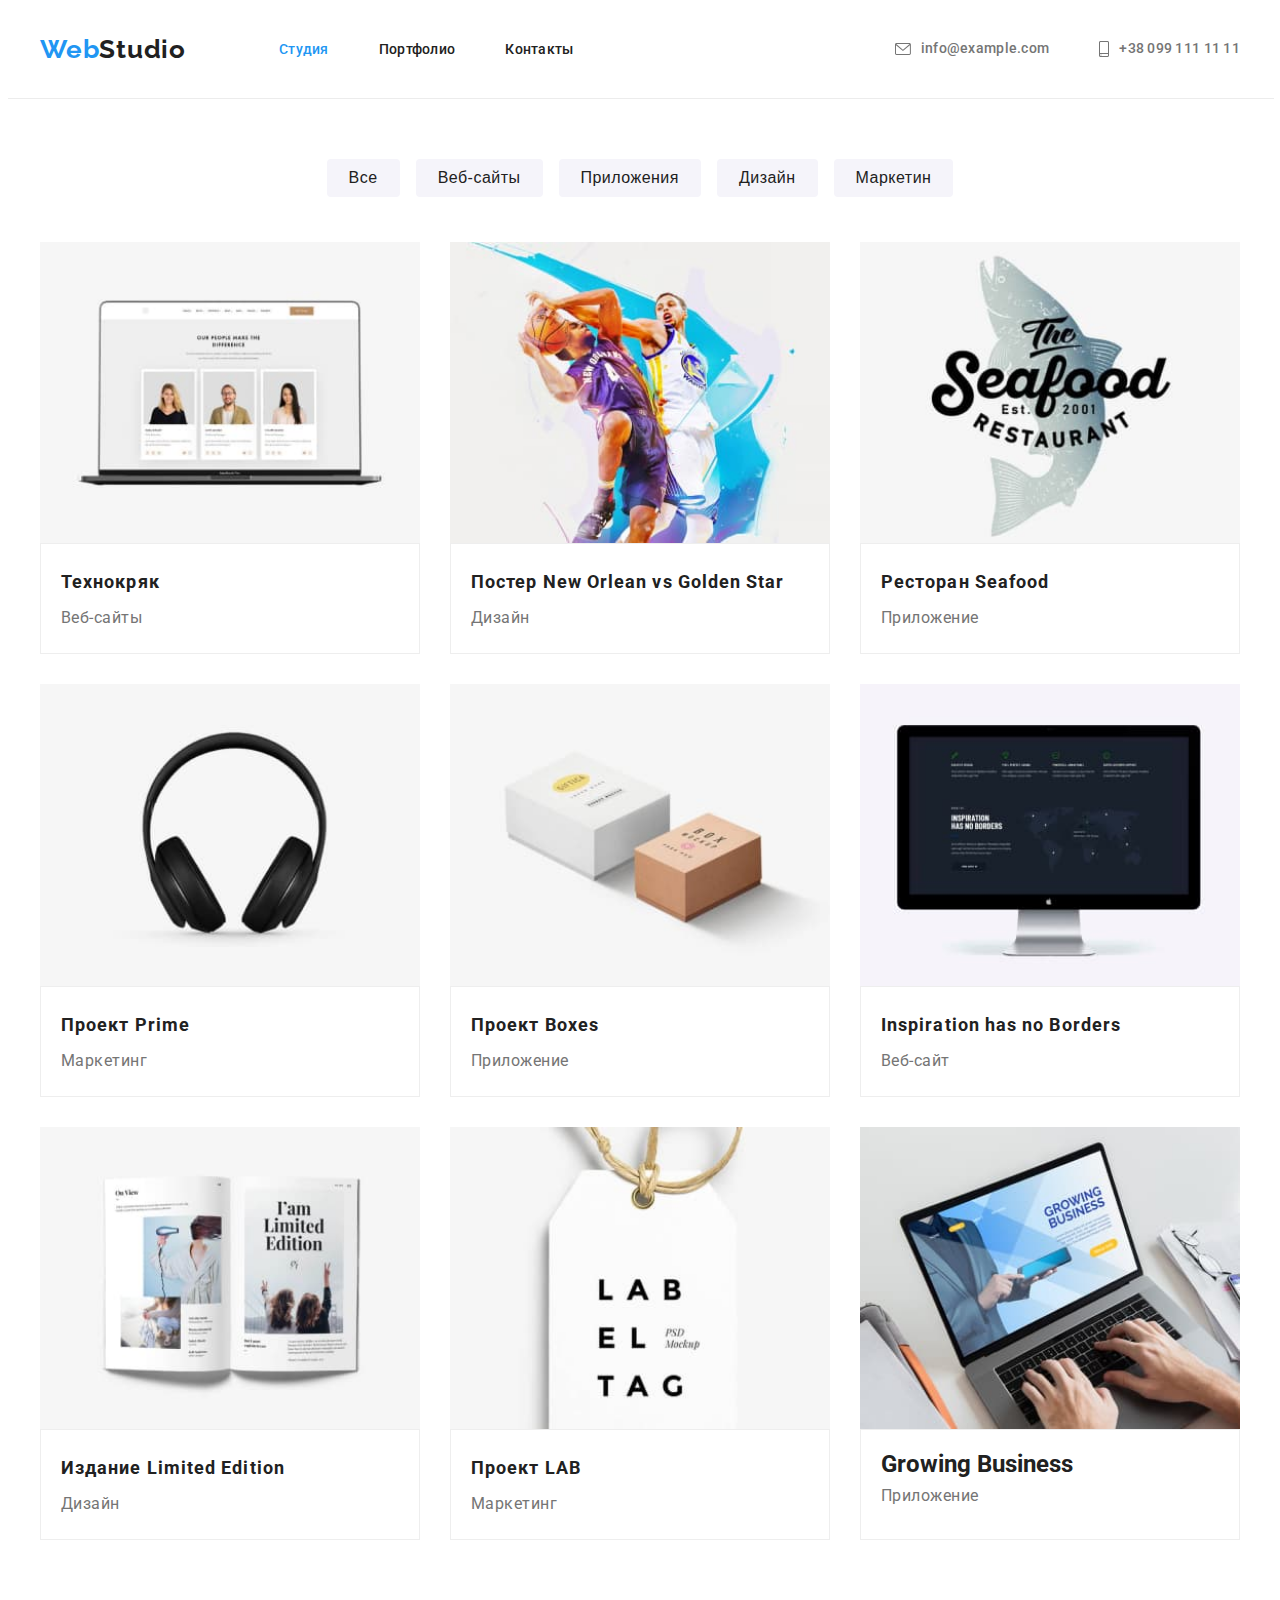
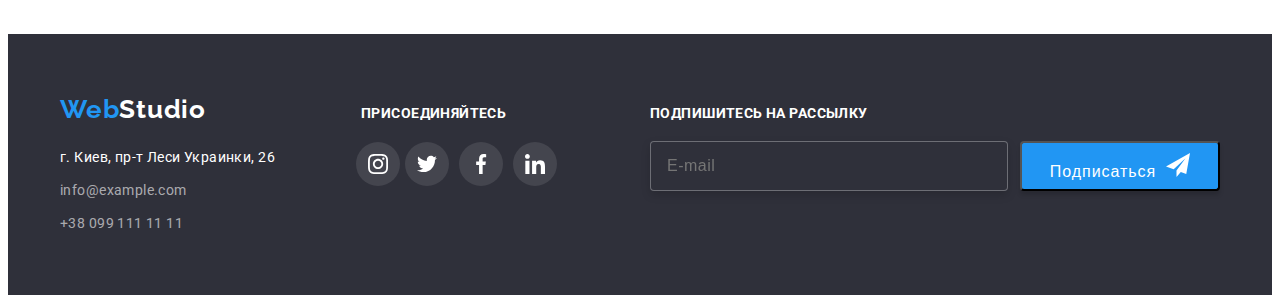
<file: portfolio.html>
<!DOCTYPE html>
<html lang="ru">

<head>
    <meta charset="UTF-8">
    <meta http-equiv="X-UA-Compatible" content="IE=edge">
    <meta name="viewport" content="width=device-width, initial-scale=1.0">
    <title>Портфолио</title>
    <link rel="preconnect" href="https://fonts.googleapis.com">
    <link rel="preconnect" href="https://fonts.gstatic.com" crossorigin>
    <link
        href="https://fonts.googleapis.com/css2?family=Raleway:wght@700&family=Roboto:wght@400;500;700;900&display=swap"
        rel="stylesheet">
    <link rel="stylesheet" href="https://cdnjs.cloudflare.com/ajax/libs/modern-normalize/1.1.0/modern-normalize.min.css"
        integrity="sha512-wpPYUAdjBVSE4KJnH1VR1HeZfpl1ub8YT/NKx4PuQ5NmX2tKuGu6U/JRp5y+Y8XG2tV+wKQpNHVUX03MfMFn9Q=="
        crossorigin="anonymous" referrerpolicy="no-referrer" />
    
<link rel="stylesheet" href="./css/main.min.css" /> 
</head>
<body>
    <!--Шапка сайта-->
    <header class="header">
      <div class="container header__container">
        <a class="logo header__logo link" href="/" target="_blank">
          <span id="logo-blue">Web</span><span id="logo-black">Studio</span>
        </a>
        <nav class="site-nav">
          <ul class="list site-list">
            <li class="site-list__item">
              <a class="link site-list__link current" href="./index.html">Студия</a>
            </li>
            <li class="site-list__item">
              <a class="link site-list__link" activetwo href="">Портфолио</a>
            </li>
            <li class="site-list__item">
              <a class="link site-list__link" href="">Контакты</a>
            </li>
          </ul>
        </nav>
        <div class="connect">
          <a class="link connect__email" href="mailto:info@example.com"
            ><svg class="connect__icon" width="16" height="12">
              <use href="./images3/icons2.svg#icon-envelope-hover"></use></svg
            >info@example.com</a
          >
          <a class="link connect__tel" href="tel:+380991111111"
            ><svg class="connect__icon" width="10" height="16">
              <use href="./images3/icons2.svg#icon-smartphone"></use></svg
            >+38 099 111 11 11</a
          >
        </div>
        <button type="button" class="menu-open-btn" data-menu-open>
          <svg width="40" height="40">
            <use href="./images6/symbol-defs.svg#icon-menu_40px"></use>
          </svg>
        </button>
      </div>
       <div class="mob-menu is-hidden" data-menu>
        <div class="container">
          <button type="button" class="menu-close-btn" data-menu-close>
            <svg class="" width="40" height="40">
              <use href="./images6/symbol-defs 2.svg#icon-close_40px"></use>
            </svg>
          </button>
          <ul class="list mob-list">
            <li class="mob-list__item">
              <a class="link mob-list__link" href="./index.html">Студия</a>
            </li>
            <li class="mob-list__item">
              <a class="link mob-list__link current active" href="./portfolio.html">Портфолио</a>
            </li>
            <li class="mob-list__item">
              <a class="link mob-list__link" href="">Контакты</a>
            </li>
          </ul>
          <div class="mob-menu__bottom">
            <div class="mob-connect">
              <p class="mob-connect__text">
                <a class="link mob-connect__tel" href="tel:+380991111111">+38 099 111 11 11</a>
              </p>
              <p>
                <a class="link mob-connect__email" href="mailto:info@example.com"
                  >info@example.com</a
                >
              </p>
            </div>
            <ul class="list mob-social">
              <li class="mob-social__item">
                <a class="link mob-social__link" href="" target="_blank" rel="noopener noreferrer"
                  >Instagram</a
                >
              </li>
              <li class="mob-social__item">
                <a class="link mob-social__link" href="" target="_blank" rel="noopener noreferrer"
                  >Twitter</a
                >
              </li>
              <li class="mob-social__item">
                <a class="link mob-social__link" href="" target="_blank" rel="noopener noreferrer"
                  >Facebook</a
                >
              </li>
              <li class="mob-social__item">
                <a class="link mob-social__link" href="" target="_blank" rel="noopener noreferrer"
                  >LinkedIn</a
                >
              </li>
            </ul>
          </div>
        </div>
      </div>
      <hr size="0" width="100%" color="#ECECEC">
    </header>
    <main>
        <!--Герой-->
        <section class="about-buttons section">
            <div class="container">
            <ul class="btn-list list">
                <li><button type="button" class="btn-list__item current">Все</button></li>
                <li><button type="button" class="btn-list__item ">Веб-сайты</button></li>
                <li><button type="button" class="btn-list__item ">Приложения</button></li>
                <li><button type="button" class="btn-list__item ">Дизайн</button></li>
                <li><button type="button" class="btn-list__item ">Маркетин</button></li>
            </div>
        </ul>
            <!--Преимущества-->
            <div class="container cards">
            <ul class="cards-set">
                <li class="list cards__list gallery__card">
                    <article class="card">
                        <div class="card-overlay">
                    <img 
                    srcset="./images2/img-10.jpg 1x, ./images7/img1-2x.jpg 2x"
                    src="./images2/img-10.jpg" alt="" width="270">
                    <p class="card-overlay__text">Технокряк это современная площадка распространения коронавируса. Компании используют эту платформу для цифрового
                    шпионажа и атак на защищённые сервера конкурентов.</p>
                        </div>
                        <div class="card-content">
                    <h2 class="card-content__title">Технокряк</h2>
                    <p class="card-content__aftertitle">Веб-сайты</p>
                        </div>
                    </article>
                </li>
                <li class="list cards__list gallery__card">
                    <article class="card">
                        <div class="card-overlay">
                    <img
                    srcset="./images2/img-3-2.jpg 1x, ./images7/img2-2x.jpg 2x"
                    src="./images2/img-3-2.jpg" alt="" width="270">
                    <p class="card-overlay__text">Технокряк это современная площадка распространения коронавируса. Компании используют эту платформу для цифрового
                        шпионажа и атак на защищённые сервера конкурентов.</p>
                    </div>
                    <div class="card-content">
                    <h2 lang="en" class="card-content__title">Постер New Orlean vs Golden Star</h2>
                    <p class="card-content__aftertitle">Дизайн</p>
                    </div>
                    </article>
                </li>
                <li class="list cards__list gallery__card">
                    <article class="card">
                        <div class="card-overlay">
                    <img 
                    srcset="./images2/img-4-2.jpg 1x, ./images7/img3-2x.jpg 2x"
                    src="./images2/img-4-2.jpg" alt="" width="270">
                    <p class="card-overlay__text">Технокряк это современная площадка распространения коронавируса. Компании используют эту платформу для цифрового
                        шпионажа и атак на защищённые сервера конкурентов.</p>
                    </div>
                    <div class="card-content">
                    <h2 lang="en" class="card-content__title">Ресторан Seafood</h2>
                    <p class="card-content__aftertitle">Приложение</p>
                    </div>
                    </article>
                </li>
                <li class="list cards__list gallery__card">
                    <article class="card">
                        <div class="card-overlay">
                    <img 
                    srcset="./images2/img-5-2.jpg 1x, ./images7/img4-2x.jpg 2x"
                    src="./images2/img-5-2.jpg" alt="" width="270">
                    <p class="card-overlay__text">Технокряк это современная площадка распространения коронавируса. Компании используют эту платформу
                        для цифрового
                        шпионажа и атак на защищённые сервера конкурентов.</p>
                    </div>
                    <div class="card-content">
                    <h2 lang="en" class="card-content__title">Проект Prime</h2>
                    <p class="card-content__aftertitle">Маркетинг</p>
                    </div>
                    </article>
                </li>
                <li class="list cards__list gallery__card">
                    <article class="card">
                        <div class="card-overlay">
                    <img 
                    srcset="./images2/img-2-2.jpg 1x, ./images7/img5x-2x.jpg 2x"
                    src="./images2/img-2-2.jpg" alt="" width="270">
                    <p class="card-overlay__text">Технокряк это современная площадка распространения коронавируса. Компании используют эту платформу
                        для цифрового
                        шпионажа и атак на защищённые сервера конкурентов.</p>
                    </div>
                    <div class="card-content">
                    <h2 lang="en" class="card-content__title">Проект Boxes</h2>
                    <p class="card-content__aftertitle">Приложение</p>
                    </div>
                    </article>
                </li>
                <li class="list cards__list gallery__card">
                    <article class="card">
                        <div class="card-overlay">
                    <img
                    srcset="./images2/img-6-3.jpg 1x, ./images7/img6-2x.jpg 2x"
                    src="./images2/img-6-3.jpg" alt="" width="270">
                    <p class="card-overlay__text">Технокряк это современная площадка распространения коронавируса. Компании используют эту платформу
                        для цифрового
                        шпионажа и атак на защищённые сервера конкурентов.</p>
                    </div>
                    <div class="card-content">
                    <h2 lang="en" class="card-content__title">Inspiration has no Borders</h2>
                    <p class="card-content__aftertitle">Веб-сайт</p>
                    </div>
                    </article>
                </li>
                <li class="list cards__list gallery__card">
                    <article class="card">
                        <div class="card-overlay">
                    <img 
                    srcset="./images2/img-7-2.jpg 1x, ./images7/img7-2x.jpg 2x"
                    src="./images2/img-7-2.jpg" alt="" width="270">
                    <p class="card-overlay__text">Технокряк это современная площадка распространения коронавируса. Компании используют эту платформу
                        для цифрового
                        шпионажа и атак на защищённые сервера конкурентов.</p>
                    </div>
                    <div class="card-content">
                    <h2 class="card-content__title">Издание Limited Edition</h2>
                    <p class="card-content__aftertitle">Дизайн</p>
                    </div>
                    </article>
                </li>
                <li class="list cards__list gallery__card">
                    <article class="card">
                        <div class="card-overlay">
                    <img
                    srcset="./images2/img-8-2.jpg 1x, ./images7/img8-2x.jpg 2x"
                    src="./images2/img-8-2.jpg" alt="" width="270">
                    <p class="card-overlay__text">Технокряк это современная площадка распространения коронавируса. Компании используют эту платформу
                        для цифрового
                        шпионажа и атак на защищённые сервера конкурентов.</p>
                    </div>
                    <div class="card-content">
                    <h2 lang="en" class="card-content__title">Проект LAB</h2>
                    <p class="card-content__aftertitle">Маркетинг</p>
                    </div>
                    </article>
                </li>
                <li class="list cards__list gallery__card">
                    <article class="card">
                        <div class="card-overlay">
                    <img 
                    srcset="./images2/img-9-2.jpg 1x, ./images7/img9-2x.jpg 2x"
                    src="./images2/img-9-2.jpg" alt="" width="270">
                    <p class="card-overlay__text">Технокряк это современная площадка распространения коронавируса. Компании используют эту платформу
                        для цифрового
                        шпионажа и атак на защищённые сервера конкурентов.</p>
                    </div>
                    <div class="card-content">
                    <h2 lang="en" class="cards-title">Growing Business</h2>
                    <p class="card-content__aftertitle">Приложение</p>
                    </div>
                    </article>
                </li>
            </div>
            </ul>
        </section>
    </main>

    <!--Футер-->

<footer class="footer">
      <div class="main-footer container">
        <div class="footer-left">
          <a class="footer-logo link" href="/" target="_blank">
            <span id="logo-blue">Web</span><span id="logo-white">Studio</span>
          </a>
          <address class="address">г. Киев, пр-т Леси Украинки, 26</address>
          <address class="address tel">
            <p class="address-text">
              <a class="link" href="mailto:info@example.com">info@example.com</a>
            </p>
            <p>
              <a class="link tel" href="tel:+380991111111">+38 099 111 11 11</a>
            </p>
          </address>
        </div>

        <div class="footer-right">
          <p class="footer-right__title">присоединяйтесь</p>
          <ul class="footer-right__list list">
            <li class="footer-right__item">
              <a href="" class="footer-right__link"
                ><svg class="footer-right__icon" width="20" height="20">
                  <use href="./images3/icons.svg#icon-instagram"></use></svg
              ></a>
            </li>
            <li class="footer-right__item">
              <a href="" class="footer-right__link"
                ><svg class="footer-right__icon" width="20" height="20">
                  <use href="./images3/icons.svg#icon-twitter"></use></svg
              ></a>
            </li>
            <li class="footer-right__item">
              <a href="" class="footer-right__link"
                ><svg class="footer-right__icon" width="20" height="20">
                  <use href="./images3/icons.svg#icon-facebook"></use></svg
              ></a>
            </li>
            <li class="footer-right__item">
              <a href="" class="footer-right__link"
                ><svg class="footer-right__icon" width="20" height="20">
                  <use href="./images3/icons.svg#icon-linkedin"></use></svg
              ></a>
            </li>
          </ul>
        </div>
        <form action="#" class="online-form">
          <p class="footer-online__title">Подпишитесь на рассылку</p>
          <div class="online-form-section">
            <input type="text" placeholder="E-mail" name="email" class="online-input" />
            <button type="button" class="online-form-button">
              Подписаться<svg class="footer-online-icon" width="24" height="24">
                <use href="./images5/icons4.svg#icon-icon-send"></use>
              </svg>
            </button>
          </div>
        </form>
      </div>
    </footer>
    <script src="./js/modal.js"></script>
    <script src="./js/menu.js"></script>
  </body>
</html>
</file>
<file: css/main.min.css>
:root{--header-color: #ffffff;--first-title-color: #212121;--second-title-color: #757575;--accent-color: #2196f3;--first-btn-color: #ffffff;--second-btn-color: #2196f3}body{font-family:Roboto, sans-serif;color:var(--first-title-color)}p,h1,h2,h3,h4,h5,h6{margin:0}ul,ol{margin:0;padding-left:0}.list{list-style:none}.link{text-decoration:none}.img{display:block;width:100%;max-width:100%;height:auto}.container{width:100%;padding-left:15px;padding-right:15px;margin:0 auto}@media screen and (min-width: 480px){.container{width:480px}}@media screen and (min-width: 768px){.container{width:768px}}@media screen and (min-width: 1200px){.container{width:1200px}}.container{padding-left:15px;padding-right:15px}@media screen and (min-width: 480px){.container{width:480px}}@media screen and (min-width: 768px){.container{width:768px}}@media screen and (min-width: 1200px){.container{width:1200px}}.site-list__link.current{color:#2196f3}.header{background:var(--header-color);width:100%}@media screen and (max-height: 480px){.header{top:0;z-index:1}}.hr{margin:0;min-height:100vh;display:flex;justify-content:center;align-items:center;border:1px solid #ececec;margin-top:25px}.header__container{display:flex;justify-content:space-between;align-items:center}@media screen and (min-width: 1200px){.header__container .container{width:1200px}}.site-list{display:flex}@media screen and (max-width: 767px){.site-nav{display:none}}@media screen and (min-width: 768px){.site-nav{justify-content:flex-start;align-items:center;align-items:center}}.mob-list__link.current{color:#2196f3}.menu-icon-open{background-color:white;border:none}.menu-open-btn{margin-left:auto;display:flex;justify-content:center;align-items:center;padding:0;border:none;background-color:transparent;fill:#212121;transition:fill 250ms var(--cubic)}.menu-open-btn:hover,.menu-open-btn:focus{fill:#2196f3;transition:color 250ms var(--cubic)}@media screen and (min-width: 768px){.menu-open-btn{display:none}}.menu-close-btn{margin-left:auto;display:block;justify-content:center;background:#ffffff;border:none}.menu-close-btn:hover,.menu-close-btn:focus{fill:#2196f3;transition:fill 250ms var(--cubic)}.mob-list{padding-top:8.33px;padding-left:40px}.mob-list__link{font-weight:500;font-size:40px;line-height:47px;letter-spacing:0.02em;color:#212121}.mob-list__link:hover{text-decoration:underline;text-decoration-color:#2196f3}.mob-list__item:not(:last-child){margin-bottom:32px}.mob-connect__text{padding-bottom:32px}.mob-connect__tel{padding-left:40px;font-weight:500;font-size:34px;line-height:40px;letter-spacing:0.02em;color:#2196f3}.mob-connect__tel:hover{text-decoration:underline;text-decoration-color:#2196f3}.mob-connect__email{padding-left:40px;font-weight:500;font-size:24px;line-height:28px;letter-spacing:0.02em;color:#757575}.mob-connect__email:hover{text-decoration:underline;text-decoration-color:#2196f3}.mob-social{display:flex;align-items:center;margin-top:64px;padding-left:40px}.mob-social__link{font-weight:500;font-size:18px;line-height:22px;letter-spacing:0.02em;color:#2196f3}.mob-social__link:hover{color:#2196f3;text-decoration:underline}.mob-social__item:not(:last-child){margin-right:10px;padding-right:10px;border-right:1px solid rgba(33,33,33,0.2)}.mob-menu{position:fixed;background-color:#ffffff;top:0;left:0;width:100vw;height:100vh;z-index:1;padding-top:21px;padding-bottom:21px;bottom:0;overflow-y:hidden}.mob-menu .container{width:448px;height:100%;display:flex;flex-direction:column}.mob-menu .body{overflow-y:hidden}@media screen and (min-width: 768px){.mob-menu{display:none}}.mob-menu__bottom{margin-top:auto}@media screen and (max-width: 767px){.connect{display:none}}@media screen and (min-width: 768px){.connect{margin-left:84px}}@media screen and (min-width: 1200px){.connect{display:flex;margin-left:auto}}.header__logo{display:inline-block;font-family:Raleway;font-style:normal;font-weight:bold;font-size:26px;line-height:1.19;letter-spacing:0.03em;color:var(--first-title-color);padding-top:16px;padding-bottom:15px}@media screen and (min-width: 768px){.header__logo{padding-top:26px;padding-bottom:25px;margin-right:88px}}@media screen and (min-width: 1200px){.header__logo{margin-right:93px;font-family:Raleway;font-style:normal;font-weight:bold;font-size:26px;line-height:1.19;letter-spacing:0.03em;color:var(--first-title-color)}}#logo-black{color:var(--first-title-color)}#logo-blue{color:var(--accent-color)}.connect__email{margin-right:50px}.connect__email:hover,.connect__email:focus{color:var(--accent-color)}@media screen and (min-width: 768px){.connect__email{padding-top:5px;padding-bottom:5px;display:flex;justify-content:flex-start;align-items:center;font-size:12px;line-height:1.17}}@media screen and (min-width: 1200px){.connect__email{padding-top:32px;padding-bottom:31px;font-size:14px;line-height:1.14}}.connect__tel:hover,.connect__tel:focus{color:var(--accent-color)}@media screen and (min-width: 768px){.connect__tel{padding-top:5px;padding-bottom:5px;display:flex;justify-content:flex-start;align-items:center;font-size:12px;line-height:1.17}}@media screen and (min-width: 1200px){.connect__tel{padding-top:32px;padding-bottom:31px;font-size:14px;line-height:1.14}}.connect__email,.connect__tel{font-weight:500;font-size:14px;line-height:1.14;letter-spacing:0.02em;color:#757575;display:flex;align-items:center;transition:color 250ms cubic-bezier(0.4, 0, 0.2, 1)}.connect__icon{margin-right:10px;fill:currentColor;transition:color 250ms cubic-bezier(0.4, 0, 0.2, 1)}.connect__icon:hover,.connect__icon:focus{color:var(--accent-color)}.site-list__link{position:relative;font-weight:500;font-size:14px;line-height:1.14px;letter-spacing:0.02em;color:#212121;transition:color 250ms cubic-bezier(0.4, 0, 0.2, 1)}.site-list__link:hover,.site-list__link:focus{color:var(--accent-color)}.site-list__link.active::after{content:'';display:flex;width:100%;height:4px;background:#2196f3;border-radius:2px;position:absolute;margin-top:28px}.site-list__link.activetwo::before{content:'';display:flex;width:100%;height:4px;background:#2196f3;border-radius:2px;position:absolute;margin-top:28px}.site-list__item:not(:last-child){margin-right:50px}.mob-menu{visibility:visible}.mob-menu.is-hidden{visibility:hidden}.hero-box{margin-top:60px;background-color:#2f303a}.hero__container{justify-content:center}@media screen and (min-height: 480px){.hero__container{padding:0;width:100%}}@media screen and (min-width: 1200px){.hero__container{width:1200px;justify-content:center}}.hero__button{cursor:pointer}.hero__button{font-family:inherit;font-weight:bold;font-size:16px;line-height:1.8;letter-spacing:0.06em;color:var(--first-btn-color);background-color:var(--second-btn-color);padding-right:32px;padding-left:32px;padding-top:10px;padding-bottom:10px;border-radius:4px;transition:color 250ms cubic-bezier(0.4, 0, 0.2, 1)}.hero{padding-top:118px;padding-bottom:118px;background:rgba(47,48,58,0.4);background-image:linear-gradient(rgba(47,48,58,0.4), rgba(47,48,58,0.4)),url(../images6/tel-1x.jpg);background-position:center;background-size:cover;background-repeat:no-repeat;margin:0 auto}@media (min-device-pixel-ratio: 2), (min-resolution: 192dpi), (min-resolution: 2dppx){.hero{background-image:linear-gradient(rgba(47,48,58,0.4), rgba(47,48,58,0.4)),url(../images6/tel-2x.jpg)}}@media screen and (min-width: 768px){.hero{background-image:linear-gradient(rgba(47,48,58,0.4), rgba(47,48,58,0.4)),url(../images6/tab-1x.jpg)}}@media screen and (min-width: 768px) and (min-device-pixel-ratio: 2), screen and (min-width: 768px) and (min-resolution: 192dpi), screen and (min-width: 768px) and (min-resolution: 2dppx){.hero{background-image:linear-gradient(rgba(47,48,58,0.4), rgba(47,48,58,0.4)),url(../images6/tab-2x.jpg)}}@media screen and (min-width: 1200px){.hero{background-image:linear-gradient(rgba(47,48,58,0.4), rgba(47,48,58,0.4)),url(../images6/Img.png)}}@media screen and (min-width: 1200px) and (min-device-pixel-ratio: 2), screen and (min-width: 1200px) and (min-resolution: 192dpi), screen and (min-width: 1200px) and (min-resolution: 2dppx){.hero{background-image:linear-gradient(rgba(47,48,58,0.4), rgba(47,48,58,0.4)),url(../images6/Img.png)}}.hero{text-align:center}@media screen and (min-width: 1200px){.hero{padding-top:200px;padding-bottom:200px}}.hero__title{font-weight:900;text-align:center;letter-spacing:0.06em;text-transform:uppercase;color:#ffffff;margin-bottom:30px;margin-right:auto;margin-left:auto}@media screen and (min-width: 480px){.hero__title{font-size:26px;font-weight:1.6;font-weight:900}}@media screen and (min-width: 1200px){.hero__title{max-width:696px;font-size:44px;font-weight:900;line-height:1.36;letter-spacing:0.06em}}@media screen and (max-width: 768px){.hero__title{line-height:42px}}@media screen and (min-width: 768px){.cointainer{width:768px}}@media screen and (min-width: 1200px){.cointainer{width:1200px}}.features{padding-top:60px;padding-bottom:60px;padding-left:15px;padding-right:15px}@media screen and (min-width: 1200px){.features{padding-top:94px;padding-bottom:94px}}.features-image{background:#f5f4fa;border-radius:4px;width:100%;height:120px;display:flex;justify-content:center;align-items:center;margin-bottom:30px}@media screen and (min-width: 768px){.features-image{height:120px}}.features-image__icon{fill:#212121}.features-list__item{font-weight:500;font-size:16px;line-height:1.6;text-align:center;letter-spacing:0.03em;color:#212121}@media screen and (min-width: 768px){.features-list__item{width:calc(100% / 2 - 30px);margin:15px}}@media screen and (min-width: 1200px){.features-list__item{width:calc(100% / 4 - 30px);width:270px}}.features-list__item:not(:last-child){margin-bottom:30px}.features-list__item h3{font-weight:bold;font-size:14px;line-height:1.14;letter-spacing:0.03em;text-transform:uppercase;color:#212121;align-items:center;text-align:center}@media screen and (min-width: 768px){.features-list__item h3{text-align:left}}@media screen and (min-width: 1200px){.features-list__item h3{text-align:left}}.features-list.list{display:flex;flex-wrap:wrap;margin:-15px}@media screen and (min-width: 768px){.features-list.list{display:flex;flex-wrap:wrap;margin:-15px}}@media screen and (min-width: 1200px){.features-list.list{display:flex;justify-content:center}}.features-list__title{font-weight:normal;font-size:14px;line-height:1.7;letter-spacing:0.03em;color:#757575;display:list-item;text-align:left;margin-top:10px}@media screen and (max-width: 1199px){.about{display:none}}.about{padding-top:0}@media screen and (min-width: 1200px){.about{padding-bottom:94px}}.about-title{font-weight:bold;font-size:36px;line-height:1.16;text-align:center;letter-spacing:0.03em;color:#212121;margin-bottom:50px}.about-list{display:flex;flex-wrap:wrap}.about-list__item:not(:last-child){margin-right:30px}.about-list__item{position:relative}.about-text{position:absolute;bottom:0;left:0;width:100%;height:70px;background:rgba(47,48,58,0.8);padding:27px;font-weight:bold;font-size:14px;line-height:1.14;text-align:center;letter-spacing:0.03em;text-transform:uppercase;color:#ffffff}@media screen and (min-width: 480px){.container{width:480px}}@media screen and (min-width: 768px){.container{width:768px}}@media screen and (min-width: 1200px){.container{width:1200px}}.team{padding-top:60px;padding-bottom:60px;background-color:#f5f4fa}@media screen and (min-width: 1200px){.team{padding-top:94px}}.team-list{display:flex;flex-wrap:wrap;padding:0;margin:0}img{display:block;max-width:100%;height:auto}.our-team{background:#ffffff;box-shadow:0px 1px 3px rgba(0,0,0,0.12),0px 1px 1px rgba(0,0,0,0.14),0px 2px 1px rgba(0,0,0,0.2);border-radius:0px 0px 4px 4px;overflow:hidden}@media screen and (min-width: 480px){.team-list__item:not(:last-child){margin-bottom:30px}}.team-pre-title{font-weight:bold;text-align:center;letter-spacing:0.03em;color:#212121;font-size:28px;line-height:33px;margin-bottom:30px}@media screen and (min-width: 1200px){.team-pre-title{font-size:36px;line-height:1.16}}.team-content{padding-bottom:30px;padding-top:30px;box-shadow:0px 1px 3px rgba(0,0,0,0.12),0px 1px 1px rgba(0,0,0,0.14),0px 2px 1px rgba(0,0,0,0.2)}.team-images-list__link{width:44px;height:44px;background-color:#ffffff;display:flex;justify-content:center;align-items:center;border-radius:50%;transition:background-color 250ms cubic-bezier(0.4, 0, 0.2, 1)}.team-images-list__link:hover,.team-images-list__link:focus{background-color:#2196f3}.team-images-list__link .team-images-list__icon:hover,.team-images-list__link .team-images-list__icon:focus,.team-images-list__link .team-images-list__icon:hover,.team-images-list__link .team-images-list__icon:focus{fill:#ffffff}.team-images-list__icon{fill:#afb1b8;transition:color 250ms cubic-bezier(0.4, 0, 0.2, 1)}.team-images-list{display:flex;justify-content:center}.team-images-list__item+.team-images-list__item{margin-left:10px}@media screen and (min-width: 768px){.team-list__second{width:calc(100% / 2 - 30px)}}@media screen and (min-width: 1200px){.team-list__second{width:calc(100% / 4 - 30px)}}@media screen and (min-width: 768px){.team-list__item{margin:15px}}@media screen and (max-width: 480px){.team-list__item{width:100%;margin-bottom:30px}}.team-content__title{margin-bottom:30px;font-weight:500;font-size:16px;line-height:1.18;text-align:center;letter-spacing:0.03em;color:#212121;padding-bottom:10px}.team-content__text{font-weight:normal;font-size:16px;line-height:1.18;text-align:center;letter-spacing:0.03em;color:#757575;margin-bottom:16px}.clients__title{font-family:Roboto;font-style:normal;font-weight:bold;text-align:center;letter-spacing:0.03em;color:#212121;font-size:28px;line-height:1.18px}@media screen and (min-width: 480px){.clients__title{margin-bottom:50px}}@media screen and (min-width: 1200px){.clients__title{font-size:36px;line-height:1.1;margin-bottom:50px}}.section-clients{padding-top:60px;padding-bottom:60px}@media screen and (min-width: 1200px){.section-clients{padding-top:94px;padding-bottom:94px}}.clients__list{display:flex;flex-wrap:wrap;margin:-15px;padding:0}@media screen and (max-width: 768px){.clients__list{margin-top:30px}}.clients__item{width:calc(100% / 2 - 30px);margin:15px}@media screen and (min-width: 768px){.clients__item{width:calc(100% / 3 - 30px)}}@media screen and (min-width: 1200px){.clients__item{width:calc(100% / 6 - 30px)}}.clients__link{height:92px;display:flex;justify-content:center;align-items:center;border:1px solid #afb1b8;box-sizing:border-box;border-radius:4px;transition:background-color 250ms cubic-bezier(0.4, 0, 0.2, 1)}.clients__link:hover,.clients__link:focus{fill:var(--accent-color);border:1px solid #2196f3}.clients__link{fill:#afb1b8}.backdrop{position:fixed;top:0;left:0;width:100%;height:100%;background:rgba(0,0,0,0.2);transition:250ms cubic-bezier(0.4, 0, 0.2, 1)}.backdrop.is-hidden{opacity:0;pointer-events:none}.backdrop.is-hidden .modal{transform:scale(0.5),translate(-50%, -50%) rotate(0deg)}.modal{width:90vw;position:relative;margin:0 auto;height:581px;background:#ffffff;transition:transform 500ms;transition:color 250ms cubic-bezier(0.4, 0, 0.2, 1);padding-top:40px;padding-left:40px;padding-right:40px}@media screen and (min-width: 480px){.modal{width:400px}}@media screen and (min-width: 780px){.modal{width:450px}}@media screen and (min-width: 1200px){.modal{transform:translate(-50%, -50%) scale(1) rotate(360deg);left:50%;top:50%;position:absolute;width:528px}}.modal-button{position:absolute;top:8px;right:8px;width:30px;height:30px;display:flex;justify-content:center;align-items:center;background:#ffffff;border:1px solid rgba(0,0,0,0.1);box-sizing:border-box;border-radius:50%;margin-left:490px;margin-bottom:543px;transition:color 250ms cubic-bezier(0.4, 0, 0.2, 1)}.modal-button{fill:#000000}.modal-button:hover,.modal-button:focus{fill:#2196f3;border-color:#2196f3}.modal-title{position:relative;font-weight:bold;font-size:20px;line-height:1.15;text-align:center;letter-spacing:0.03em;color:#212121;margin-bottom:12px}.form-field__input{width:100%;height:40px;left:576px;top:314px;border:1px solid rgba(33,33,33,0.2);box-sizing:border-box;border-radius:4px;padding-left:42px;transition:color 250ms cubic-bezier(0.4, 0, 0.2, 1);outline:none}.form-field__input::placeholder{font-size:14px;line-height:16px;letter-spacing:0.01em;color:rgba(117,117,117,0.5);font-family:Roboto;font-style:normal;font-weight:normal}.form-inputtwo{width:448px;height:120px;left:576px;top:518px;border:1px solid rgba(33,33,33,0.2);box-sizing:border-box;border-radius:4px;padding-left:16px}.form-field{position:relative;margin-bottom:10px}.form-field__label{font-size:12px;line-height:1.16;letter-spacing:0.01em;color:#757575;display:block;margin-bottom:4px;padding-right:10px;transition:color 250ms cubic-bezier(0.4, 0, 0.2, 1)}.form-filed__text{position:relative;width:100%;height:120px;padding:12px 16px;border:1px solid rgba(33,33,33,0.2);border-radius:4px;resize:none;color:rgba(117,117,117,0.5);font-family:Roboto;font-style:normal;font-weight:normal;font-size:12px;line-height:14px;letter-spacing:0.01em;transition:color 250ms cubic-bezier(0.4, 0, 0.2, 1);color:rgba(117,117,117,0.5);outline:none}.form-filed__text::placeholder{font-family:Roboto;font-style:normal;font-weight:normal;font-size:14px;line-height:16px;letter-spacing:0.01em;color:rgba(117,117,117,0.5)}.form-field__icon{position:absolute;display:inline-block;top:50%;left:12px;transition:color 250ms cubic-bezier(0.4, 0, 0.2, 1);fill:#212121}.form-filed__text:focus,.form-field__input:focus{border-color:#2196f3}.form-field .form-field__icon:focus-within{fill:#2196f3}.link.form-field-policy__link{font-size:14px;line-height:24px;letter-spacing:0.03em;color:#757575;transition:color 250ms cubic-bezier(0.4, 0, 0.2, 1)}@media screen and (max-width: 480px){.link.form-field-policy__link{font-size:10px;line-height:14px}}.modal-submit-button{font-size:16px;line-height:30px;display:flex;align-items:center;text-align:center;letter-spacing:0.06em;color:#ffffff;background:#2196f3;box-shadow:0px 4px 4px rgba(0,0,0,0.15);border-radius:4px;width:200px;height:50px;justify-content:center;margin-right:auto;margin-left:auto;margin-top:30px;border:none}.form-field-policy{align-items:center;display:flex}.link.form-field-policy__link{margin-left:3px;color:#2196f3;text-decoration:underline}.check-text{letter-spacing:0.03em;color:#757575;display:flex;align-items:center}@media screen and (min-width: 780px){.check-text{font-size:10px;line-height:14px}}@media screen and (max-width: 480px){.check-text{font-size:8px;line-height:14px}}@media screen and (min-width: 480px){.check-text{font-size:14px;line-height:24px}}.check-text::before{content:'';flex-shrink:0;border:2px solid #212121;margin-right:8.38px;width:16px;height:15px;border-radius:2px;margin-right:8.38px}.policy-check:checked+.check-text::before{border:none;background-repeat:no-repeat;background-position:center;background-size:cover;background-image:url(../images5/icon-check.svg)}.policy-check{visibility:hidden}.footer{background-color:#2f303a}@media screen and (min-width: 1200px){.footer{padding-bottom:60px}}@media screen and (max-width: 480px){.footer{padding-top:60px;padding-bottom:60px}}@media screen and (min-width: 480px){.footer{padding-top:60px;padding-bottom:60px}}@media screen and (min-width: 768px){.footer{padding-bottom:60px}}.footer-left{display:inline-block;width:232px}@media screen and (min-width: 768px){.footer-left{margin-right:165px}}@media screen and (min-width: 1200px){.footer-left{width:231px;margin-right:70px;text-align:left}}.container{padding-left:15px;padding-right:15px}.address{color:var(--header-color)}.footer-logo{font-family:Raleway;font-style:normal;font-weight:bold;font-size:26px;line-height:1.19;letter-spacing:0.03em;color:#2196f3}.footer .link:hover,.footer .link:focus,.footer .tel:hover,.footer .tel:focus{color:var(--accent-color)}.footer .link,.footer .tel{color:rgba(255,255,255,0.6);transition:color 250ms cubic-bezier(0.4, 0, 0.2, 1)}#logo-white{color:#ffffff}.footer .address{font-style:normal}.address.address.tel{margin-top:9px}.footer.footer-logo{padding-bottom:9px;margin-top:60px}.address.address{margin-top:20px}.address-text{margin-bottom:9px}.footer-right__title{display:block;font-style:normal;font-weight:bold;font-size:14px;line-height:1.14;letter-spacing:0.03em;text-transform:uppercase;color:#ffffff;margin-bottom:20px}.footer-right__link .footer-right__icon:hover,.footer-right__link .footer-right__icon:focus,.footer-right__link .footer-right__icon:hover,.footer-right__link .footer-right__icon:focus{fill:#ffffff}.footer-right__icon{fill:#ffffff;transition:color 250ms cubic-bezier(0.4, 0, 0.2, 1)}.footer-right__link{width:44px;height:44px;background-color:rgba(255,255,255,0.1);display:flex;justify-content:center;align-items:center;border-radius:50%;transition:color 250ms cubic-bezier(0.4, 0, 0.2, 1)}.footer-right__link:hover,.footer-right__link:focus{background-color:#2196f3}.footer-right__list{display:flex;justify-content:center;align-items:center;flex-wrap:wrap;margin:-5px}.footer-right__item+.footer-right__item{margin:5px}.main-footer{text-align:center}@media screen and (min-width: 768px){.main-footer{display:flex;justify-content:center;align-items:baseline;flex-wrap:wrap}}@media screen and (min-width: 1200px){.main-footer{display:flex;align-items:baseline}}@media screen and (max-width: 779px){.footer-right{margin-top:60px}}@media screen and (min-width: 1200px){.footer-right{text-align:left}}.address.address{font-family:Roboto;font-style:normal;font-weight:normal;font-size:14px;line-height:24px;letter-spacing:0.03em;width:231px}.link.tel{font-family:Roboto;font-style:normal;font-weight:normal;font-size:14px;line-height:24px;letter-spacing:0.03em}.footer-online__title{font-family:Roboto;font-style:normal;font-weight:bold;font-size:14px;line-height:16px;letter-spacing:0.03em;text-transform:uppercase;color:#ffffff;margin-bottom:20px}.form{display:block}.footer-online-title{display:block;font-family:Roboto;font-style:normal;font-weight:bold;font-size:14px;line-height:16px;letter-spacing:0.03em;text-transform:uppercase;color:#ffffff;margin-bottom:20px}@media screen and (min-width: 1200px){.footer-online-title{margin-left:154px}}.online-input{display:block;color:rgba(255,255,255,0.6);font-size:16px;line-height:20px;letter-spacing:0.03em;width:100%;height:50%;background:#2f303a;border:1px solid rgba(255,255,255,0.3);box-sizing:border-box;filter:drop-shadow(0px 4px 4px rgba(0,0,0,0.15));border-radius:4px;padding-top:15px;padding-bottom:15px;padding-left:16px;transition:color 250ms cubic-bezier(0.4, 0, 0.2, 1)}.online-input:hover,.online-input:focus{color:#2196f3}@media screen and (min-width: 768px){.online-input{width:450px}}@media screen and (min-width: 1200px){.online-input{display:flex;align-items:center;width:358px;height:50px}}.online-input{margin:0 auto 20px}@media screen and (max-width: 1199px){.online-form{margin-top:60px}}@media screen and (min-width: 1200px){.online-form{margin-left:93px;text-align:left}}@media screen and (min-width: 1200px){.online-form-section{display:flex;justify-content:space-between}}.online-form-button{font-size:16px;line-height:30px;align-items:center;text-align:center;letter-spacing:0.06em;color:#ffffff;background:#2196f3;box-shadow:0px 4px 4px rgba(0,0,0,0.15);border-radius:4px;width:200px;height:50px;padding:10px 25px}@media screen and (min-width: 1200px){.online-form-button{margin-left:12px}}.online-button{display:inline-flex}.footer-online-icon{fill:#ffffff;margin-left:10px}@media screen and (min-width: 480px){.about-buttons{margin-top:60px}}.btn-list__item:not(:last-child){margin-right:8px;cursor:pointer}@media screen and (min-width: 768px){.btn-list__item:not(:last-child){margin-top:15px}}.btn-list__item{padding:6px 22px;font-weight:500;font-size:16px;line-height:1.6;text-align:center;letter-spacing:0.03em;color:#212121;background:#f5f4fa;border-radius:4px;margin-top:15px;margin-right:8px;margin-bottom:46px;border:none;transition:color 250ms cubic-bezier(0.4, 0, 0.2, 1)}@media screen and (max-width: 480px){.btn-list__item{margin-top:60px;margin-bottom:40px}}.btn-list__item:hover,.btn-list__item:focus{background-color:var(--accent-color);color:#ffffff;box-shadow:0px 3px 1px rgba(0,0,0,0.1),0px 1px 2px rgba(0,0,0,0.08),0px 2px 2px rgba(0,0,0,0.12);border-radius:4px}@media screen and (min-width: 1200px){.btn-list__item{margin-bottom:60px;padding-bottom:6px;padding-top:6px;padding-left:22px;padding-right:22px;margin-left:8px}}.btn-list{display:flex;flex-wrap:wrap;margin-top:-15px}@media screen and (min-width: 768px){.btn-list{justify-content:center}}@media screen and (min-width: 1200px){.btn-list{justify-content:center}}img{width:100%}.container{padding-left:15px;padding-right:15px;margin:0 auto}.cards-set{padding:0;margin:0}@media screen and (min-width: 768px){.cards-set{margin-top:-15px;display:flex;flex-wrap:wrap;padding-bottom:60px}}@media screen and (min-width: 1200px){.cards-set{list-style:0;display:flex;flex-wrap:wrap;margin-left:-30px;padding-bottom:64px}}.cards__list{margin-bottom:30px}@media screen and (min-width: 768px){.cards__list{width:calc(100% / 2 - 30px);margin-left:30px}}@media screen and (min-width: 1200px){.gallery__card{width:calc(100% / 3 - 30px);margin-left:30px}}.card-overlay__text{position:absolute;top:0;left:0;color:#ffffff;background:rgba(33,150,243,0.9);font-weight:normal;font-size:18px;line-height:1.8;letter-spacing:0.03em;padding-top:64px;padding-bottom:64px;padding-left:24px;padding-right:24px;height:100%;transform:translateY(100%);transition:transform 250ms cubic-bezier(0.4, 0, 0.2, 1);overflow:auto}.cards__list:hover .card-overlay__text{transform:translateY(0)}.card{display:flex;flex-direction:column;height:100%;transition:box-shadow 250ms var(--cubic);background:#ffffff;border-radius:1px solid #eeeeee;overflow:hidden;box-sizing:border-box;transition:color 250ms cubic-bezier(0.4, 0, 0.2, 1)}.card:hover{box-shadow:0px 1px 1px rgba(0,0,0,0.12),0px 4px 4px rgba(0,0,0,0.06),1px 4px 6px rgba(0,0,0,0.16)}.card-overlay{position:relative;overflow:hidden}.card-overlay::before.card{display:inline-block;position:absolute;content:'';width:100%;height:100%;background:rgba(33,150,243,0.9);opacity:0;transition:transform 250ms cubic-bezier(0.4, 0, 0.2, 1)}.card-overlay:hover::before{opacity:1}.card-content{flex-grow:1;padding:20px 24px;border:1px solid #eeeeee;border:1px solid #eeeeee}@media screen and (min-width: 1200px){.card-content{padding-left:20px;padding-right:20px;padding-bottom:20px;padding-top:20px}}.card-content__title{font-weight:bold;font-size:18px;line-height:2;letter-spacing:0.06em;color:#212121}.card-content__aftertitle{font-weight:normal;font-size:16px;line-height:1.8;letter-spacing:0.03em;color:#757575;margin-top:4px}
/*# sourceMappingURL=main.min.css.map */
</file>
